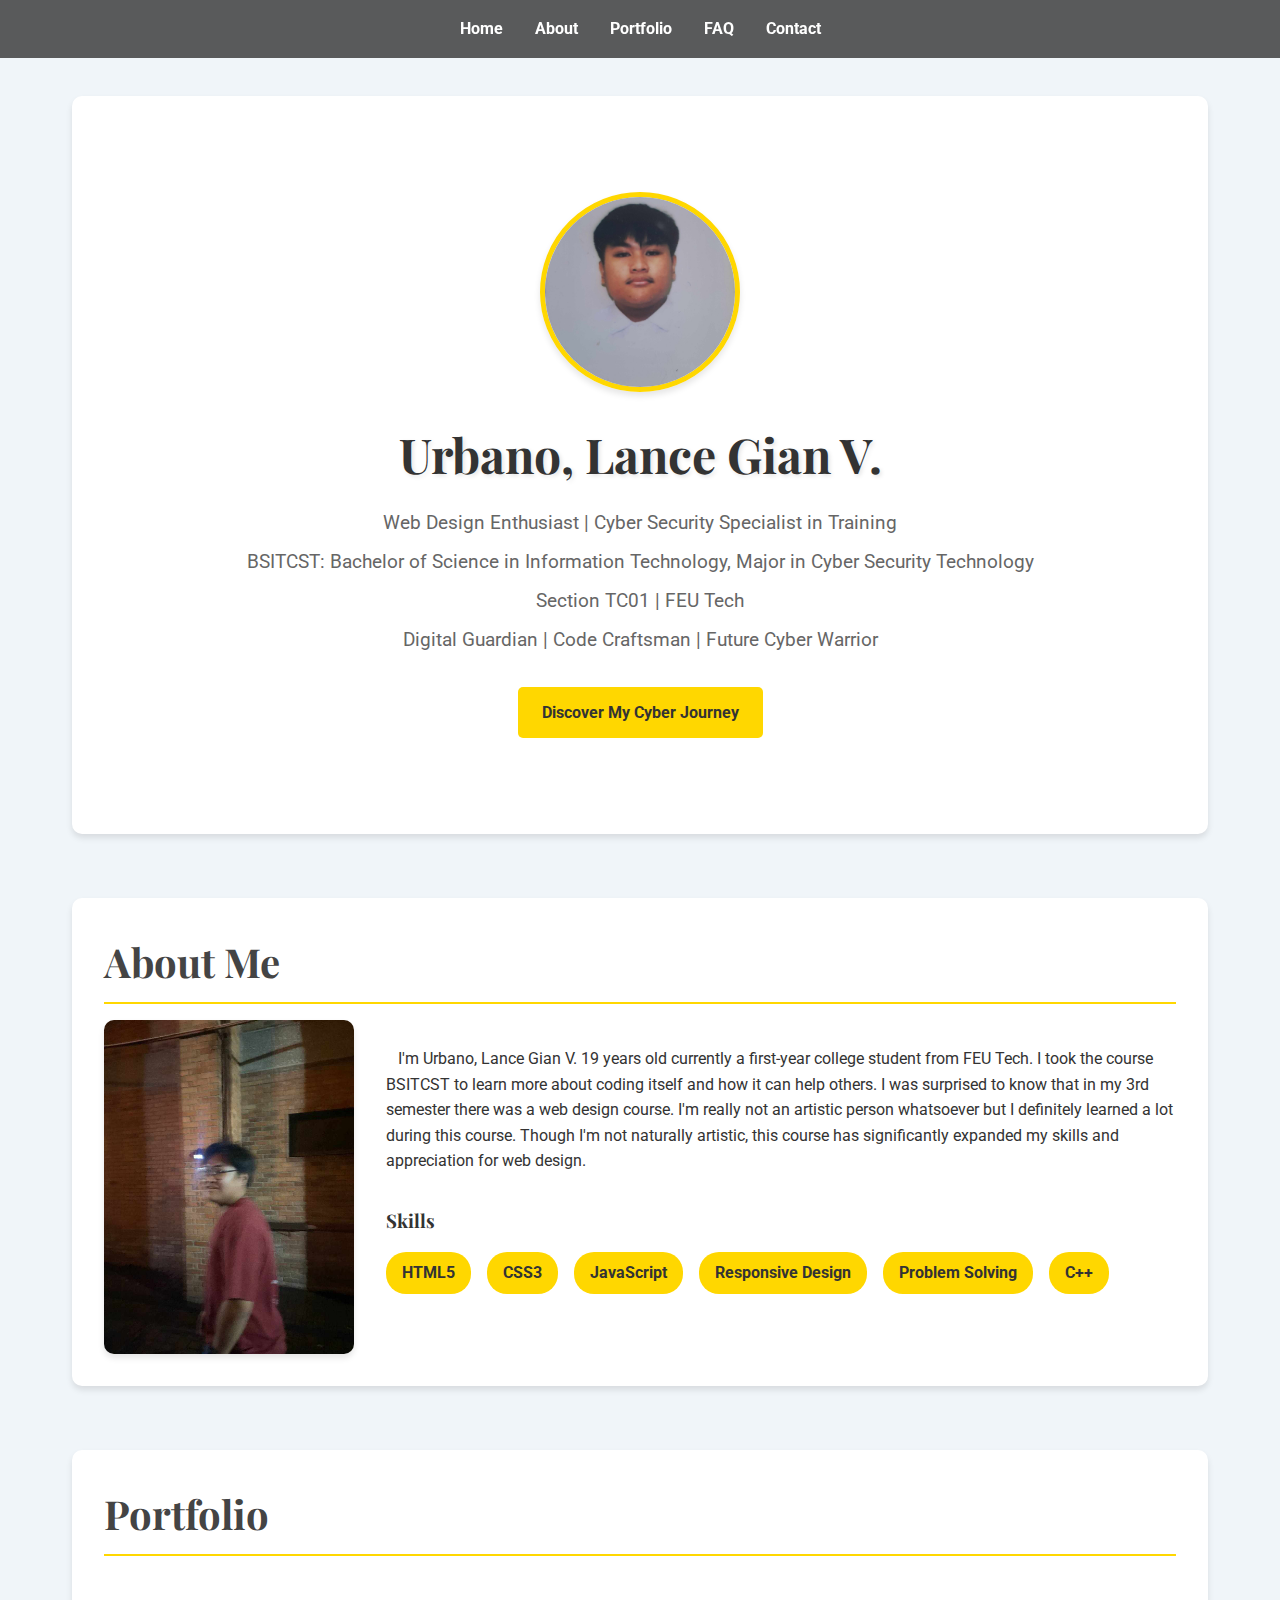
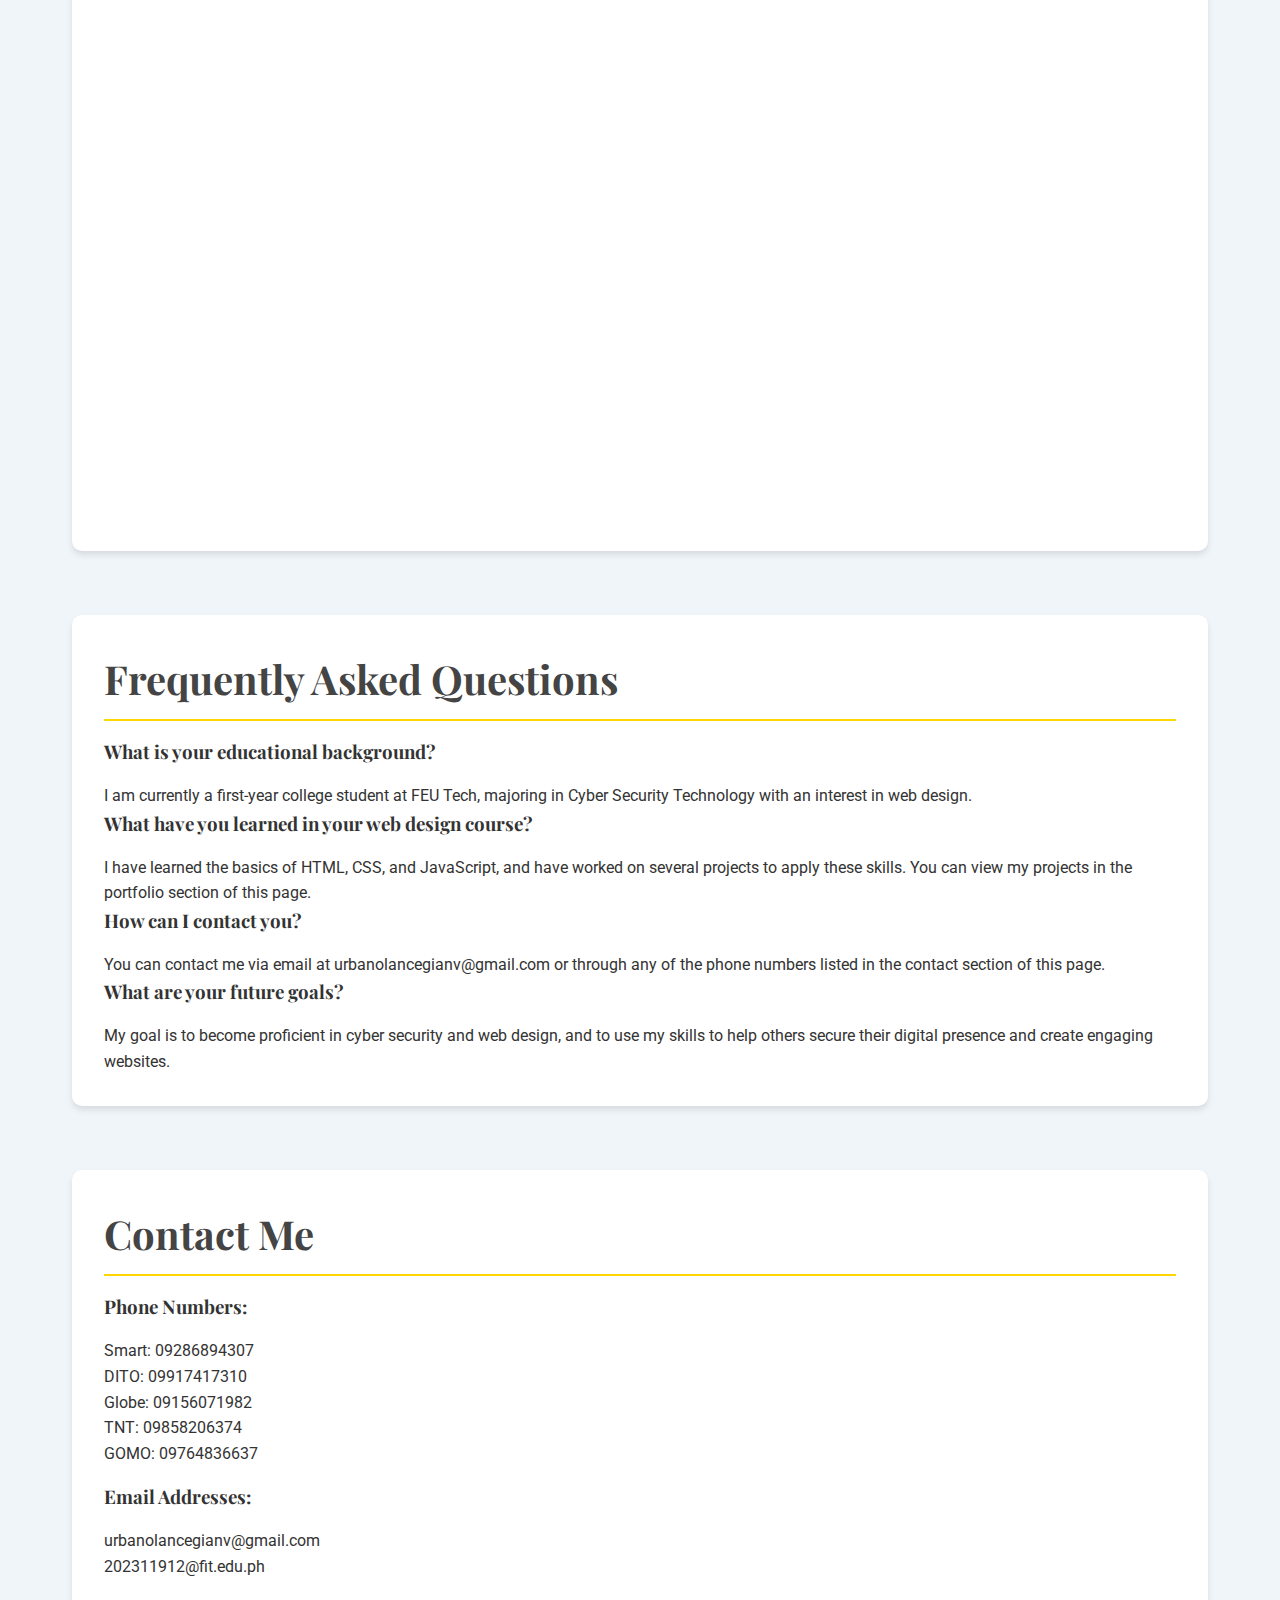
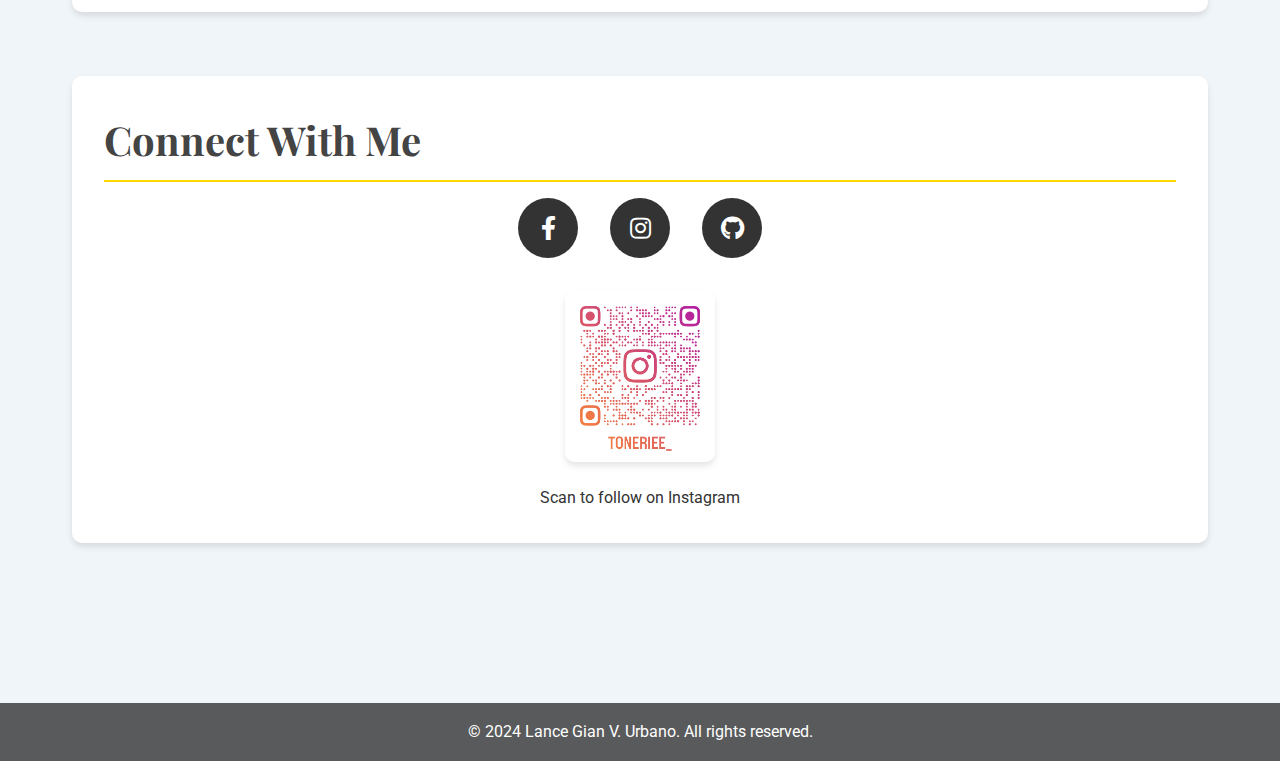
<file: robin.html>
<!DOCTYPE html>
<html lang="en">
<head>
    <meta charset="UTF-8">
    <meta name="viewport" content="width=device-width, initial-scale=1.0">
    <title>Lance Gian V. Urbano - Portfolio</title>
    <link rel="stylesheet" href="hailey.css">
</head>
<body>
    <header>
        <nav>
            <ul>
                <li><a href="#home">Home</a></li>
                <li><a href="#about">About</a></li>
                <li><a href="#portfolio">Portfolio</a></li>
                <li><a href="#faq">FAQ</a></li>
                <li><a href="#contact">Contact</a></li>
            </ul>
        </nav>
    </header>

    <main>
        <section id="home">
            <div class="profile-picture">
                <img src="picko.jpg" alt="Lance Gian V. Urbano">
            </div>
            <h1>Urbano, Lance Gian V.</h1>
            <div class="tagline">
                <p>Web Design Enthusiast | Cyber Security Specialist in Training</p>
                <p>BSITCST: Bachelor of Science in Information Technology, Major in Cyber Security Technology</p>
                <p>Section TC01 | FEU Tech</p>
                <p>Digital Guardian | Code Craftsman | Future Cyber Warrior</p>
            </div>
            <a href="#about" class="cta-button">Discover My Cyber Journey</a>
        </section>

        <section id="about">
            <h2>About Me</h2>
            <div class="about-content">
                <img src="picko2.jpg" alt="Lance Gian V. Urbano" class="about-image">
                <div class="about-text">
                    <p><br>&nbsp;&nbsp;&nbsp;I'm Urbano, Lance Gian V. 19 years old currently a first-year college student from FEU Tech. I took the course BSITCST to learn more about coding itself and how it can help others. I was surprised to know that in my 3rd semester there was a web design course. I'm really not an artistic person whatsoever but I definitely learned a lot during this course. Though I'm not naturally artistic, this course has significantly expanded my skills and appreciation for web design.</p>
                    <div class="skills">
                        <h3>Skills</h3>
                        <ul>
                            <li>HTML5</li>
                            <li>CSS3</li>
                            <li>JavaScript</li>
                            <li>Responsive Design</li>
                            <li>Problem Solving</li>
                            <li>C++</li>
                        </ul>
                    </div>
                </div>
            </div>
        </section>

        <section id="portfolio">
            <h2>Portfolio</h2>
            <div class="portfolio-grid">
                <div class="portfolio-item">
                    <h3>Technical Assessment 2</h3>
                    <p>Form and Table Elements</p>
                    <a href="https://toneriii.github.io/it0043tc01/Urbano_tsa2.html" target="_blank">View Project</a>
                </div>
                <div class="portfolio-item">
                    <h3>Technical Assessment 3</h3>
                    <p>Announcement Design</p>
                    <a href="https://toneriii.github.io/it0043tc01/Urbano_TSA3.html" target="_blank">View Project</a>
                </div>
                <div class="portfolio-item">
                    <h3>Technical Assessment 4</h3>
                    <p>Pokemon Cards</p>
                    <a href="https://toneriii.github.io/it0043tc01/Urbano_tsa4.html" target="_blank">View Project</a>
                </div>
                <div class="portfolio-item">
                    <h3>Midterm Practical Examination</h3>
                    <p>Automatic Flexbox</p>
                    <a href="https://toneriii.github.io/it0043tc01/urbano_mpe.html" target="_blank">View Project</a>
                </div>
                <div class="portfolio-item">
                    <h3>Technical Assessment 5</h3>
                    <p>CSS Grid and Flexbox</p>
                    <a href="https://toneriii.github.io/it0043tc01/Urbano_tsa5.html" target="_blank">View Project</a>
                </div>
                <div class="portfolio-item">
                    <h3>Technical Assessment 6</h3>
                    <p>Home Page</p>
                    <a href="https://toneriii.github.io/it0043tc01/Urbano_Austria_tsa6.html" target="_blank">View Project</a>
                </div>
                <div class="portfolio-item">
                    <h3>Technical Assessment 7</h3>
                    <p>Flexbox Simulator</p>
                    <a href="https://toneriii.github.io/it0043tc01/Urbano_tsa7.html" target="_blank">View Project</a>
                </div>
            </div>
        </section>

        <section id="faq">
            <h2>Frequently Asked Questions</h2>
            <div class="faq-item">
                <h3>What is your educational background?</h3>
                <p>I am currently a first-year college student at FEU Tech, majoring in Cyber Security Technology with an interest in web design.</p>
            </div>
            <div class="faq-item">
                <h3>What have you learned in your web design course?</h3>
                <p>I have learned the basics of HTML, CSS, and JavaScript, and have worked on several projects to apply these skills. You can view my projects in the portfolio section of this page.</p>
            </div>
            <div class="faq-item">
                <h3>How can I contact you?</h3>
                <p>You can contact me via email at urbanolancegianv@gmail.com or through any of the phone numbers listed in the contact section of this page.</p>
            </div>
            <div class="faq-item">
                <h3>What are your future goals?</h3>
                <p>My goal is to become proficient in cyber security and web design, and to use my skills to help others secure their digital presence and create engaging websites.</p>
            </div>
        </section>

        <section id="contact">
            <h2>Contact Me</h2>
            <div class="contact-info">
                <h3>Phone Numbers:</h3>
                <p>Smart: 09286894307</p>
                <p>DITO: 09917417310</p>
                <p>Globe: 09156071982</p>
                <p>TNT: 09858206374</p>
                <p>GOMO: 09764836637</p>

                <h3>Email Addresses:</h3>
                <p>urbanolancegianv@gmail.com</p>
                <p>202311912@fit.edu.ph</p>
            </div>
        </section>

        <section id="social">
            <h2>Connect With Me</h2>
            <div class="social-links">
                <a href="https://www.facebook.com/lancegian.urbano" target="_blank" class="social-icon">
                    <i class="fab fa-facebook-f"></i>
                </a>
                <a href="https://www.instagram.com/toneriee_/" target="_blank" class="social-icon">
                    <i class="fab fa-instagram"></i>
                </a>
                <a href="https://github.com/Toneriii" target="_blank" class="social-icon">
                    <i class="fab fa-github"></i>
                </a>
            </div>
            <div class="qr-code">
                <img src="toneriee_qr.png" alt="Instagram QR Code">
                <p>Scan to follow on Instagram</p>
            </div>
        </section>
    </main>

    <footer>
        <p>&copy; 2024 Lance Gian V. Urbano. All rights reserved.</p>
    </footer>

    <script src="abigail.js"></script>
</body>
</html>
</file>
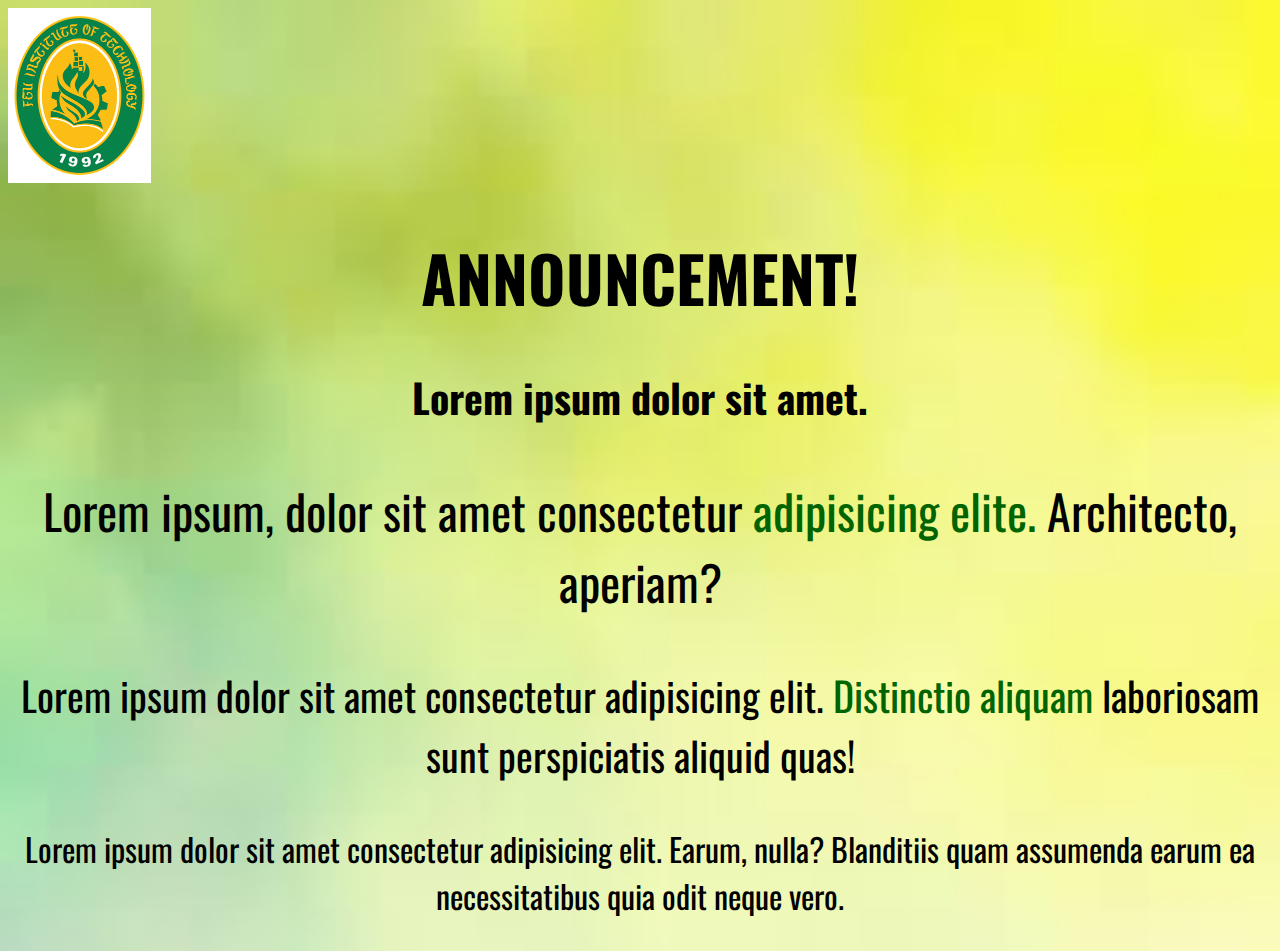
<file: Urbano_TSA3.html>
<!DOCTYPE html>
<html>
<head>
    <title>urbano_tsa3</title>
    <link rel="stylesheet" href="style.css">
</head>

<body>
    <img src="FEU_Tech_official_seal.png" style="width:143px;height:175px;">

    <h1 class="heading">
        ANNOUNCEMENT!
    </h1>
    <h2 class="subheading">
        <spanstyle="color:darkgreen">Lorem ipsum dolor sit amet.</spanstyle>
    </h2>
    <p class="p1">
        Lorem ipsum, dolor sit amet consectetur <span style="color:darkgreen">adipisicing elite.</span> Architecto, aperiam?
    </p>
    <p class="p2">
        Lorem ipsum dolor sit amet consectetur adipisicing elit. <span style="color:darkgreen">Distinctio aliquam</span> laboriosam sunt perspiciatis aliquid quas!
    </p>
    <p class="p3">
        Lorem ipsum dolor sit amet consectetur adipisicing elit. Earum, nulla? Blanditiis quam assumenda earum ea necessitatibus quia odit neque vero.
    </p>
</body>
</html>
</file>
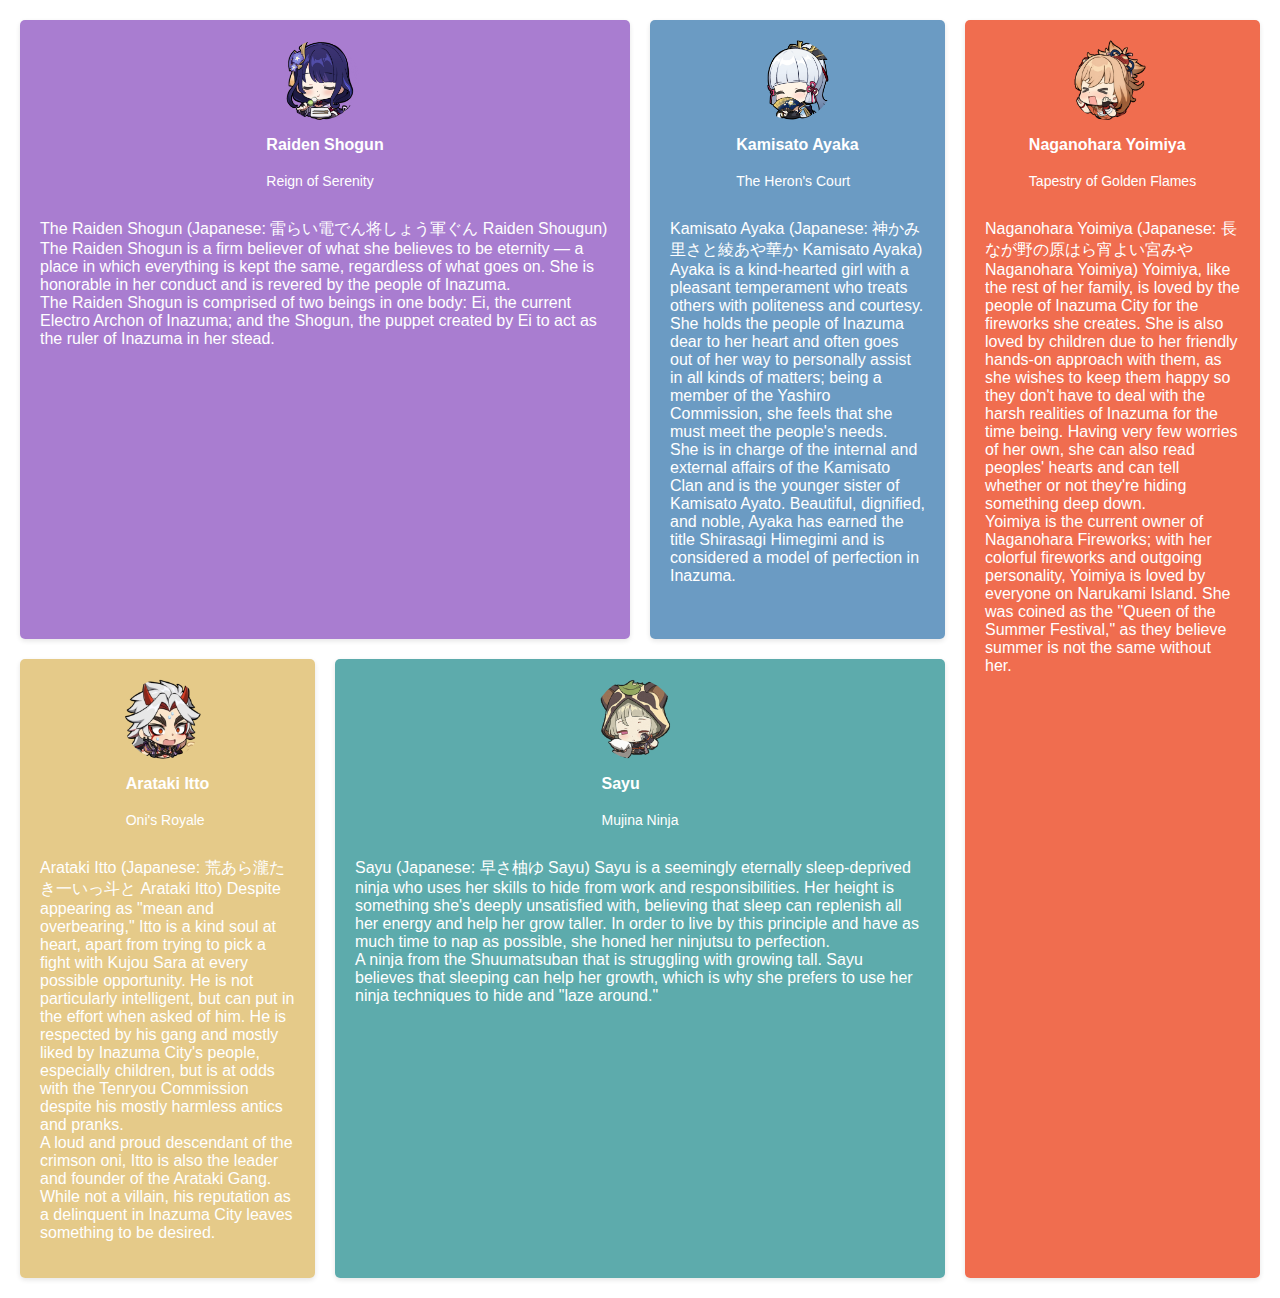
<file: Urbano_tsa5.html>
<!DOCTYPE html>
<html lang="en">
<head>
    <meta charset="UTF-8">
    <meta name="viewport" content="width=device-width, initial-scale=1.0">
    <title>TSA5_Urbano</title>
    <link rel="stylesheet" href="frey.css">
</head>
<body>
    <div class="inazuma-container">
        <div class="item" id="raiden">
            <div class="details">
                <img src="raiden1.png" alt="">
                <div class="name-race">
                    <p class="name">Raiden Shogun</p>
                    <p class="race">Reign of Serenity</p>
                </div>
            </div>
            <p class="desc">
                The Raiden Shogun (Japanese: 雷らい電でん将しょう軍ぐん Raiden Shougun) The Raiden Shogun is a firm believer of what she believes to be eternity — a place in which everything is kept the same, regardless of what goes on. She is honorable in her conduct and is revered by the people of Inazuma.
                <br>
                The Raiden Shogun is comprised of two beings in one body: Ei, the current Electro Archon of Inazuma; and the Shogun, the puppet created by Ei to act as the ruler of Inazuma in her stead.
            </p>
        </div>
        <div class="item" id="ayaka">
            <div class="details">
                <img src="ayaka1.png" alt="">
                <div class="name-race">
                    <p class="name">Kamisato Ayaka</p>
                    <p class="race">The Heron's Court</p>
                </div>
            </div>
            <p class="desc">
                Kamisato Ayaka (Japanese: 神かみ里さと綾あや華か Kamisato Ayaka) Ayaka is a kind-hearted girl with a pleasant temperament who treats others with politeness and courtesy. She holds the people of Inazuma dear to her heart and often goes out of her way to personally assist in all kinds of matters; being a member of the Yashiro Commission, she feels that she must meet the people's needs.
                <br>
                She is in charge of the internal and external affairs of the Kamisato Clan and is the younger sister of Kamisato Ayato. Beautiful, dignified, and noble, Ayaka has earned the title Shirasagi Himegimi and is considered a model of perfection in Inazuma.
            </p>
        </div>
        <div class="item" id="itto">
            <div class="details">
                <img src="itto1.png" alt="">
                <div class="name-race">
                    <p class="name">Arataki Itto</p>
                    <p class="race">Oni's Royale</p>
                </div>
            </div>
            <p class="desc">
                Arataki Itto (Japanese: 荒あら瀧たき一いっ斗と Arataki Itto) Despite appearing as "mean and overbearing," Itto is a kind soul at heart, apart from trying to pick a fight with Kujou Sara at every possible opportunity. He is not particularly intelligent, but can put in the effort when asked of him. He is respected by his gang and mostly liked by Inazuma City's people, especially children, but is at odds with the Tenryou Commission despite his mostly harmless antics and pranks.
                <br>
                A loud and proud descendant of the crimson oni, Itto is also the leader and founder of the Arataki Gang. While not a villain, his reputation as a delinquent in Inazuma City leaves something to be desired.
            </p>
        </div>
        <div class="item" id="sayu">
            <div class="details">
                <img src="sayu1.png" alt="">
                <div class="name-race">
                    <p class="name">Sayu</p>
                    <p class="race">Mujina Ninja</p>
                </div>
            </div>
            <p class="desc">
                Sayu (Japanese: 早さ柚ゆ Sayu) Sayu is a seemingly eternally sleep-deprived ninja who uses her skills to hide from work and responsibilities. Her height is something she's deeply unsatisfied with, believing that sleep can replenish all her energy and help her grow taller. In order to live by this principle and have as much time to nap as possible, she honed her ninjutsu to perfection.
                <br>
                A ninja from the Shuumatsuban that is struggling with growing tall. Sayu believes that sleeping can help her growth, which is why she prefers to use her ninja techniques to hide and "laze around."
            </p>
        </div>
        <div class="item" id="yoimiya">
            <div class="details yoimiya-details">
                <img src="yoimiya1.png" alt="">
                <div class="name-race">
                    <p class="name">Naganohara Yoimiya</p>
                    <p class="race">Tapestry of Golden Flames</p>
                </div>
            </div>
            <p class="desc">
                Naganohara Yoimiya (Japanese: 長なが野の原はら宵よい宮みや Naganohara Yoimiya) Yoimiya, like the rest of her family, is loved by the people of Inazuma City for the fireworks she creates. She is also loved by children due to her friendly hands-on approach with them, as she wishes to keep them happy so they don't have to deal with the harsh realities of Inazuma for the time being. Having very few worries of her own, she can also read peoples' hearts and can tell whether or not they're hiding something deep down.
                <br>
                Yoimiya is the current owner of Naganohara Fireworks; with her colorful fireworks and outgoing personality, Yoimiya is loved by everyone on Narukami Island. She was coined as the "Queen of the Summer Festival," as they believe summer is not the same without her.
            </p>
        </div>
    </div>
</body>
</html>
</file>
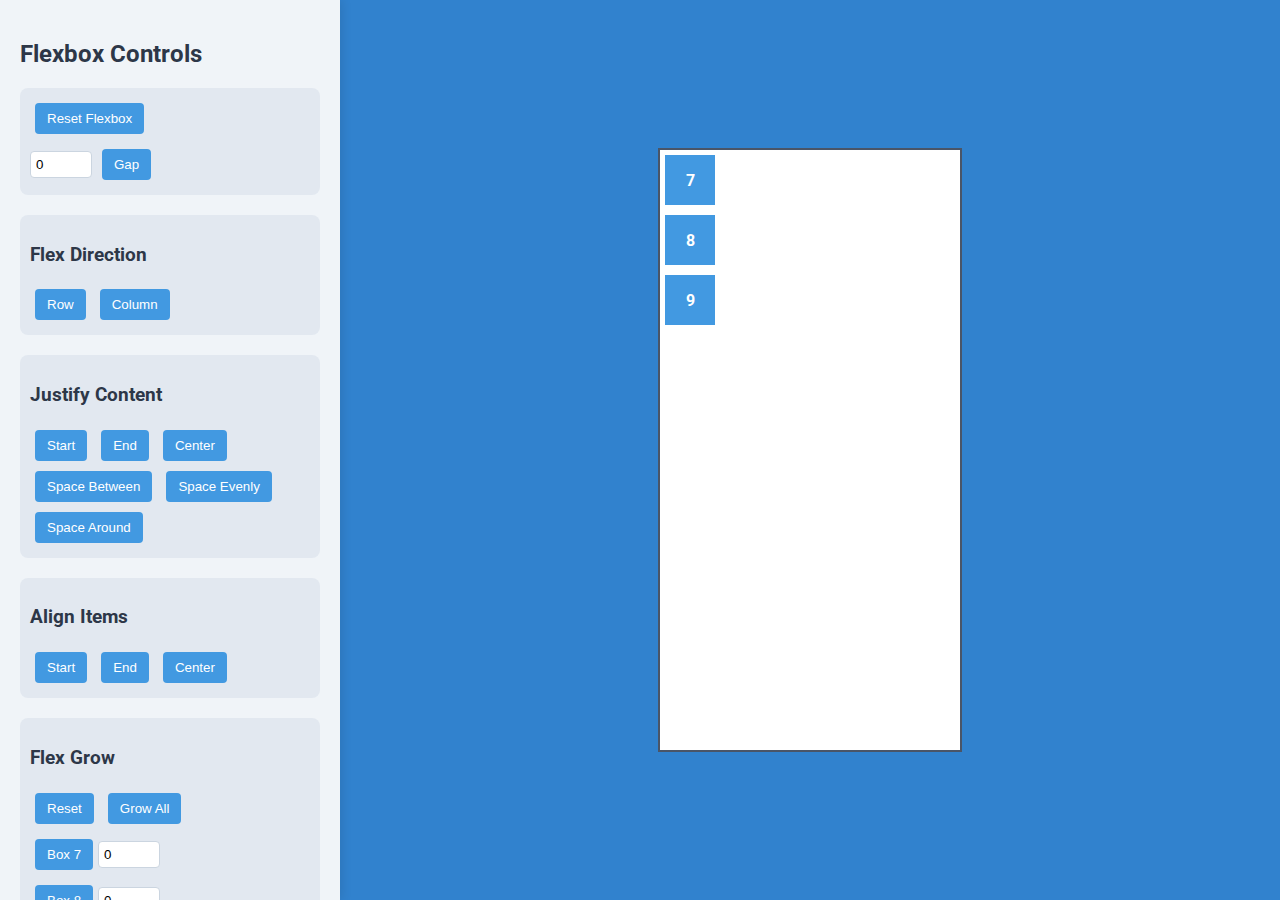
<file: Urbano_tsa7.html>
<!DOCTYPE html>
<html lang="en">
<head>
    <meta charset="UTF-8">
    <meta name="viewport" content="width=device-width, initial-scale=1.0">
    <title>Flexbox Simulator</title>
    <link rel="stylesheet" href="guts.css">
    <link href="https://fonts.googleapis.com/css2?family=Roboto:wght@300;400;700&display=swap" rel="stylesheet">
</head>
<body>
    <div class="container">
        <div class="controls">
            <h2>Flexbox Controls</h2>
            <div class="control-group">
                <button id="resetFlexbox">Reset Flexbox</button>
                <div class="gap-control">
                    <input type="number" id="gapInput" value="0" min="0">
                    <button id="gapButton">Gap</button>
                </div>
            </div>
            <div class="control-group">
                <h3>Flex Direction</h3>
                <button id="flexRow">Row</button>
                <button id="flexColumn">Column</button>
            </div>
            <div class="control-group">
                <h3>Justify Content</h3>
                <button id="justifyStart">Start</button>
                <button id="justifyEnd">End</button>
                <button id="justifyCenter">Center</button>
                <button id="justifySpaceBetween">Space Between</button>
                <button id="justifySpaceEvenly">Space Evenly</button>
                <button id="justifySpaceAround">Space Around</button>
            </div>
            <div class="control-group">
                <h3>Align Items</h3>
                <button id="alignStart">Start</button>
                <button id="alignEnd">End</button>
                <button id="alignCenter">Center</button>
            </div>
            <div class="control-group">
                <h3>Flex Grow</h3>
                <button id="resetGrow">Reset</button>
                <button id="growAll">Grow All</button>
                <div class="grow-control">
                    <button id="growBox1">Box 7</button>
                    <input type="number" id="growBox1Input" value="0" min="0">
                </div>
                <div class="grow-control">
                    <button id="growBox2">Box 8</button>
                    <input type="number" id="growBox2Input" value="0" min="0">
                </div>
                <div class="grow-control">
                    <button id="growBox3">Box 9</button>
                    <input type="number" id="growBox3Input" value="0" min="0">
                </div>
            </div>
        </div>
        <div class="simulator">
            <div id="flexContainer">
                <div class="box">7</div>
                <div class="box">8</div>
                <div class="box">9</div>
            </div>
        </div>
    </div>
    <script src="griffith.js"></script>
</body>
</html>
</file>
<file: style.css>
@import url('https://fonts.googleapis.com/css2?family=Oswald:wght@200..700&display=swap');

image{
    height: 140px;
    width: 114px;
    left: 0px;
    text-align: left;
}

body{
    background-image: url(download.jpg);
    background-size: cover;
}

.heading{
    font-family: "Oswald";
    font-weight: bold;
    text-align: center;
    font-size: 4rem;
}

.subheading{
    font-family: "Oswald";
    font-weight: bold;
    text-align: center;
    font-size: 2.5rem;
}

.p1{
    font-family: "Oswald";
    text-align: center;
    font-size: 3rem;
}

.p2{
    font-family: "Oswald";
    text-align: center;
    font-size: 2.5rem;
}

.p3{
    font-family: "Oswald";
    text-align: center;
    font-size: 2rem;
}
</file>
<file: frey.css>
html, body {
    margin: 0;
    padding: 0;
    font-family: Arial, sans-serif;
    height: 100%;
    background-image: url("https://images5.alphacoders.com/116/1160737.jpg");
    background-size: cover;
    background-position: center;
    background-repeat: no-repeat;
    background-attachment: fixed;
}

body {
    display: flex;
    flex-direction: column;
    min-height: 100vh;
}

.inazuma-container {
    flex: 1;
    display: grid;
    grid-template-columns: repeat(4, 1fr);
    grid-template-rows: repeat(2, 1fr);
    gap: 20px;
    padding: 20px;
}

.item {
    padding: 20px;
    border-radius: 5px;
    box-shadow: 0 2px 5px rgba(0, 0, 0, 0.1);
    color: #fff;
    transition: all 0.3s ease;
    width: auto;
    height: auto;
}

#raiden {
    background-color: rgba(148, 93, 196, 0.8);
    grid-column: 1 / 3;
    grid-row: 1;
}

#ayaka {
    background-color: rgba(70, 130, 180, 0.8);
}

#itto {
    background-color: rgba(222, 189, 108, 0.8);
}

#sayu {
    background-color: rgba(53, 150, 151, 0.8);
    grid-column: 2 / 4;
    grid-row: 2;
}

#yoimiya {
    background-color: rgba(236, 73, 35, 0.8);
    grid-column: 4;
    grid-row: 1 / 3;
}

.details {
    display: flex;
    align-items: center;
    margin-bottom: 10px;
    flex-direction: column;
}

.details img {
    width: 80px;
    height: 80px;
    border-radius: 50%;
    margin-right: 10px;
}

.name-race {
    display: flex;
    flex-direction: column;
}

.name {
    font-weight: bold;
    margin-bottom: 5px;
}

.race {
    font-size: 14px;
}

.desc {
    grid-column: 1 / -1;
}

@media (max-width: 1000px) {
    .inazuma-container {
        grid-template-columns: repeat(2, 1fr);
        grid-template-rows: repeat(3, auto);
    }

    #raiden {
        grid-column: 1;
        grid-row: 1;
    }

    #ayaka {
        grid-column: 2;
        grid-row: 1;
    }

    #itto {
        grid-column: 1;
        grid-row: 2;
    }

    #sayu {
        grid-column: 2;
        grid-row: 2;
    }

    #yoimiya {
        grid-column: 1 / 3;
        grid-row: 3;
    }

    .yoimiya-details {
        flex-direction: row;
        justify-content: center;
    }

    .details {
        flex-direction: column;
        align-items: flex-start;
    }

    .details img {
        margin-right: 0;
        margin-bottom: 10px;
    }
}

@media (max-width: 700px) {
    .inazuma-container {
        grid-template-columns: 1fr;
        grid-template-rows: repeat(5, auto);
    }

    #raiden {
        grid-column: 1;
        grid-row: 1;
    }

    #ayaka {
        grid-column: 1;
        grid-row: 2;
    }

    #itto {
        grid-column: 1;
        grid-row: 3;
    }

    #sayu {
        grid-column: 1;
        grid-row: 4;
    }

    #yoimiya {
        grid-column: 1;
        grid-row: 5;
    }

    .details {
        flex-direction: row;
        align-items: center;
    }

    .details img {
        margin-right: 10px;
        margin-bottom: 0;
    }
}
</file>
<file: guts.css>
body {
    font-family: 'Roboto', sans-serif;
    margin: 0;
    padding: 0;
    background-color: #3182ce;
    color: #333;
}

.container {
    display: flex;
    height: 100vh;
}

.controls {
    width: 300px;
    padding: 20px;
    background-color: #f0f4f8;
    box-shadow: 2px 0 10px rgba(0, 0, 0, 0.1);
    overflow-y: auto;
}

.simulator {
    flex-grow: 1;
    padding: 20px;
    display: flex;
    justify-content: center;
    align-items: center;
}

#flexContainer {
    width: 300px;
    height: 600px;
    border: 2px solid #4a5568;
    display: flex;
    flex-direction: column;
    background-color: #ffffff;
    overflow: auto;
}

.box {
    width: 50px;
    height: 50px;
    flex: 0 0 50px;
    background-color: #4299e1;
    color: white;
    display: flex;
    justify-content: center;
    align-items: center;
    font-weight: bold;
    margin: 5px;
}

.control-group {
    margin-bottom: 20px;
    background-color: #e2e8f0;
    padding: 10px;
    border-radius: 8px;
}

button {
    margin: 5px;
    padding: 8px 12px;
    background-color: #4299e1;
    color: white;
    border: none;
    border-radius: 4px;
    cursor: pointer;
    transition: background-color 0.3s;
}

button:hover {
    background-color: #3182ce;
}

input[type="number"] {
    width: 50px;
    padding: 5px;
    border: 1px solid #cbd5e0;
    border-radius: 4px;
}

h2, h3 {
    color: #2d3748;
}

.gap-control, .grow-control {
    display: flex;
    align-items: center;
    margin-top: 5px;
}

.gap-control input, .grow-control input {
    margin-right: 5px;
}
</file>
<file: hailey.css>
@import url('https://fonts.googleapis.com/css2?family=Roboto:wght@300;400;700&family=Playfair+Display:wght@700&display=swap');
@import url('https://cdnjs.cloudflare.com/ajax/libs/font-awesome/5.15.3/css/all.min.css');

* {
    margin: 0;
    padding: 0;
    box-sizing: border-box;
}

body {
    font-family: 'Roboto', sans-serif;
    line-height: 1.6;
    color: #333;
    background-color: #f0f5f9;
}

header {
    background-color: rgba(51, 51, 51, 0.8);
    color: #fff;
    padding: 1rem 0;
    position: fixed;
    width: 100%;
    top: 0;
    z-index: 1000;
}

nav ul {
    display: flex;
    justify-content: center;
    list-style-type: none;
}

nav ul li {
    margin: 0 1rem;
}

nav ul li a {
    color: #fff;
    text-decoration: none;
    font-weight: bold;
    transition: color 0.3s ease;
}

nav ul li a:hover {
    color: #ffd700;
}

main {
    max-width: 1200px;
    margin: 0 auto;
    padding: 2rem;
}

section {
    margin-bottom: 4rem;
    background-color: #ffffff;
    padding: 2rem;
    border-radius: 10px;
    box-shadow: 0 4px 6px rgba(0, 0, 0, 0.1);
}

h1, h2, h3 {
    font-family: 'Playfair Display', serif;
    margin-bottom: 1rem;
}

h1 {
    font-size: 3rem;
    color: #333;
    text-shadow: 2px 2px 4px rgba(0, 0, 0, 0.1);
}

h2 {
    font-size: 2.5rem;
    color: #444;
    border-bottom: 2px solid #ffd700;
    padding-bottom: 0.5rem;
}

#home {
    text-align: center;
    padding: 6rem 0;
    background-color: #ffffff;
    margin-top: 4rem;
}

.profile-picture img {
    width: 200px;
    height: 200px;
    border-radius: 50%;
    object-fit: cover;
    margin-bottom: 1rem;
    border: 5px solid #ffd700;
    box-shadow: 0 4px 6px rgba(0, 0, 0, 0.1);
}

.tagline {
    margin-bottom: 2rem;
}

.tagline p {
    font-size: 1.2rem;
    margin-bottom: 0.5rem;
    color: #666;
}

.cta-button {
    display: inline-block;
    padding: 0.8rem 1.5rem;
    background-color: #ffd700;
    color: #333;
    text-decoration: none;
    border-radius: 5px;
    font-weight: bold;
    transition: background-color 0.3s ease, transform 0.3s ease;
}

.cta-button:hover {
    background-color: #ffeb3b;
    transform: translateY(-3px);
}

#about {
    background-color: #ffffff;
}

.about-content {
    display: flex;
    align-items: flex-start;
    gap: 2rem;
}

.about-image {
    width: 250px;
    height: auto;
    border-radius: 10px;
    box-shadow: 0 4px 6px rgba(0, 0, 0, 0.1);
}

.about-text {
    flex: 1;
}

.skills {
    margin-top: 2rem;
}

.skills ul {
    display: flex;
    flex-wrap: wrap;
    gap: 1rem;
    list-style-type: none;
}

.skills li {
    background-color: #ffd700;
    color: #333;
    padding: 0.5rem 1rem;
    border-radius: 20px;
    font-weight: bold;
}

.portfolio-grid {
    display: grid;
    grid-template-columns: repeat(auto-fit, minmax(250px, 1fr));
    gap: 2rem;
}

.portfolio-item {
    background-color: #fff;
    padding: 1rem;
    border-radius: 5px;
    box-shadow: 0 2px 5px rgba(0, 0, 0, 0.1);
    transition: transform 0.3s ease;
}

.portfolio-item:hover {
    transform: translateY(-5px);
}

.portfolio-item a {
    display: inline-block;
    margin-top: 1rem;
    padding: 0.5rem 1rem;
    background-color: #ffd700;
    color: #333;
    text-decoration: none;
    border-radius: 5px;
    transition: background-color 0.3s ease;
}

.portfolio-item a:hover {
    background-color: #ffeb3b;
}

.contact-info h3 {
    margin-top: 1rem;
}

.social-links {
    display: flex;
    justify-content: center;
    margin-bottom: 2rem;
}

.social-icon {
    display: flex;
    justify-content: center;
    align-items: center;
    width: 60px;
    height: 60px;
    background-color: #333;
    color: #fff;
    border-radius: 50%;
    margin: 0 1rem;
    text-decoration: none;
    transition: all 0.3s ease;
    font-size: 1.5rem;
}

.social-icon:hover {
    background-color: #ffd700;
    color: #333;
    transform: translateY(-5px);
    box-shadow: 0 5px 15px rgba(0, 0, 0, 0.1);
}

.social-icon i {
    transition: all 0.3s ease;
}

.social-icon:hover i {
    transform: scale(1.2);
}

.social-icon.fa-facebook-f {
    background-color: #3b5998;
}

.social-icon.fa-instagram {
    background-color: #e4405f;
}

.social-icon.fa-github {
    background-color: #333;
}

.social-icon:hover.fa-facebook-f,
.social-icon:hover.fa-instagram,
.social-icon:hover.fa-github {
    background-color: #ffd700;
}

.qr-code {
    text-align: center;
}

.qr-code img {
    width: 150px;
    height: auto;
    margin-bottom: 1rem;
    border-radius: 10px;
    box-shadow: 0 4px 6px rgba(0, 0, 0, 0.1);
}

footer {
    background-color: rgba(51, 51, 51, 0.8);
    color: #fff;
    text-align: center;
    padding: 1rem 0;
    margin-top: 4rem;
}

@media screen and (max-width: 768px) {
    nav ul {
        flex-direction: column;
        align-items: center;
    }

    nav ul li {
        margin: 0.5rem 0;
    }

    #home {
        padding-top: 6rem;
    }
}

@media screen and (max-width: 480px) {
    header {
        padding: 0.5rem 0;
    }

    nav ul li {
        margin: 0.3rem 0;
    }

    #home {
        padding-top: 8rem;
    }

    .about-content {
        flex-direction: column;
        align-items: center;
    }

    .about-image {
        width: 100%;
        max-width: 200px;
    }

    .portfolio-grid {
        grid-template-columns: 1fr;
    }
}
</file>
